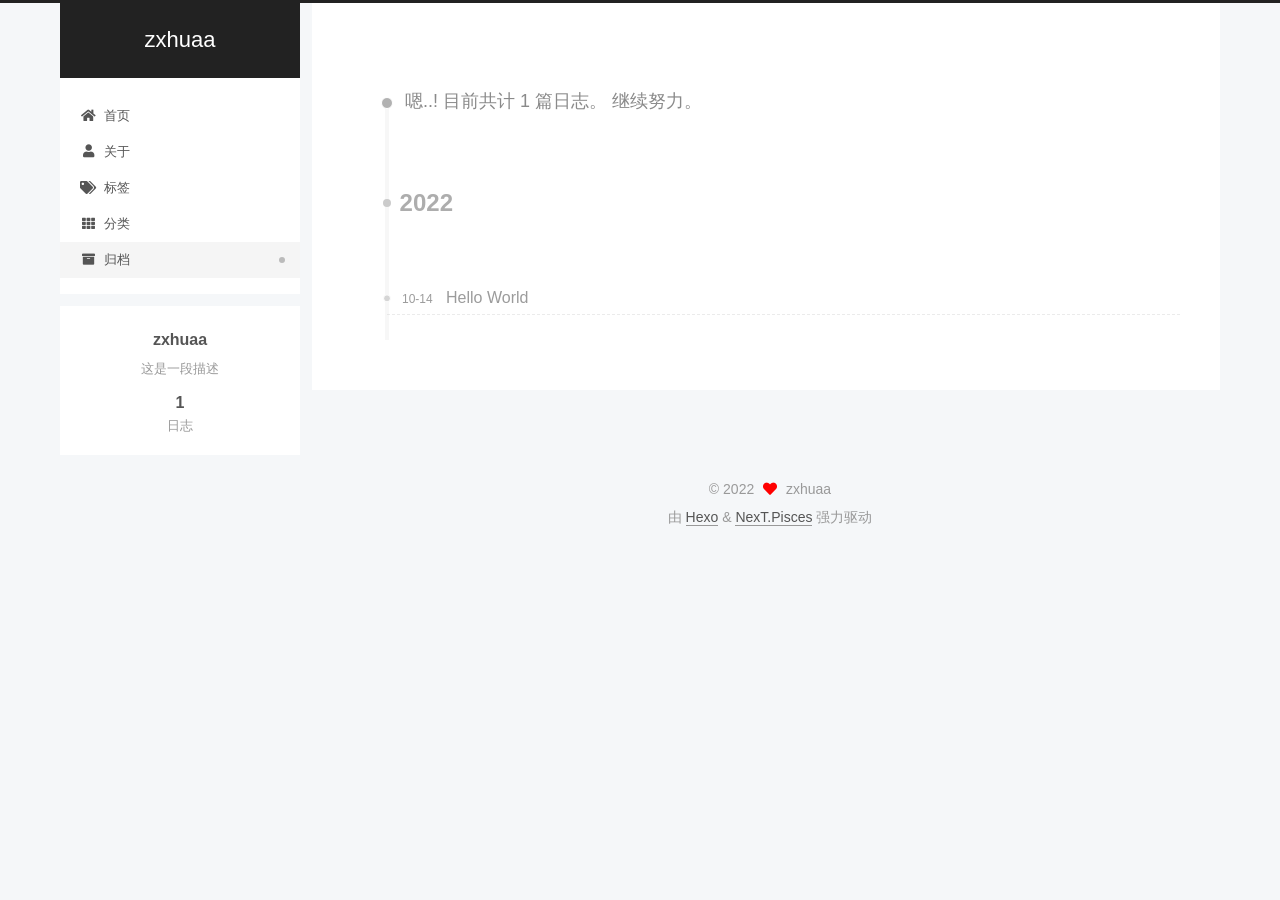
<file: archives/2022/index.html>
<!DOCTYPE html>
<html lang="zh-CN">
<head>
  <meta charset="UTF-8">
<meta name="viewport" content="width=device-width, initial-scale=1, maximum-scale=2">
<meta name="theme-color" content="#222">
<meta name="generator" content="Hexo 5.4.2">
  <link rel="apple-touch-icon" sizes="180x180" href="/images/apple-touch-icon-next.png">
  <link rel="icon" type="image/png" sizes="32x32" href="/images/favicon-32x32-next.png">
  <link rel="icon" type="image/png" sizes="16x16" href="/images/favicon-16x16-next.png">
  <link rel="mask-icon" href="/images/logo.svg" color="#222">

<link rel="stylesheet" href="/css/main.css">


<link rel="stylesheet" href="/lib/font-awesome/css/all.min.css">

<script id="hexo-configurations">
    var NexT = window.NexT || {};
    var CONFIG = {"hostname":"example.com","root":"/","scheme":"Pisces","version":"7.8.0","exturl":false,"sidebar":{"position":"left","display":"post","padding":18,"offset":12,"onmobile":false},"copycode":{"enable":false,"show_result":false,"style":null},"back2top":{"enable":true,"sidebar":false,"scrollpercent":false},"bookmark":{"enable":false,"color":"#222","save":"auto"},"fancybox":false,"mediumzoom":false,"lazyload":false,"pangu":false,"comments":{"style":"tabs","active":null,"storage":true,"lazyload":false,"nav":null},"algolia":{"hits":{"per_page":10},"labels":{"input_placeholder":"Search for Posts","hits_empty":"We didn't find any results for the search: ${query}","hits_stats":"${hits} results found in ${time} ms"}},"localsearch":{"enable":false,"trigger":"auto","top_n_per_article":1,"unescape":false,"preload":false},"motion":{"enable":true,"async":false,"transition":{"post_block":"fadeIn","post_header":"slideDownIn","post_body":"slideDownIn","coll_header":"slideLeftIn","sidebar":"slideUpIn"}}};
  </script>

  <meta name="description" content="这是一段描述">
<meta property="og:type" content="website">
<meta property="og:title" content="zxhuaa">
<meta property="og:url" content="http://example.com/archives/2022/index.html">
<meta property="og:site_name" content="zxhuaa">
<meta property="og:description" content="这是一段描述">
<meta property="og:locale" content="zh_CN">
<meta property="article:author" content="zxhuaa">
<meta name="twitter:card" content="summary">

<link rel="canonical" href="http://example.com/archives/2022/">


<script id="page-configurations">
  // https://hexo.io/docs/variables.html
  CONFIG.page = {
    sidebar: "",
    isHome : false,
    isPost : false,
    lang   : 'zh-CN'
  };
</script>

  <title>归档 | zxhuaa</title>
  






  <noscript>
  <style>
  .use-motion .brand,
  .use-motion .menu-item,
  .sidebar-inner,
  .use-motion .post-block,
  .use-motion .pagination,
  .use-motion .comments,
  .use-motion .post-header,
  .use-motion .post-body,
  .use-motion .collection-header { opacity: initial; }

  .use-motion .site-title,
  .use-motion .site-subtitle {
    opacity: initial;
    top: initial;
  }

  .use-motion .logo-line-before i { left: initial; }
  .use-motion .logo-line-after i { right: initial; }
  </style>
</noscript>

</head>

<body itemscope itemtype="http://schema.org/WebPage">
  <div class="container use-motion">
    <div class="headband"></div>

    <header class="header" itemscope itemtype="http://schema.org/WPHeader">
      <div class="header-inner"><div class="site-brand-container">
  <div class="site-nav-toggle">
    <div class="toggle" aria-label="切换导航栏">
      <span class="toggle-line toggle-line-first"></span>
      <span class="toggle-line toggle-line-middle"></span>
      <span class="toggle-line toggle-line-last"></span>
    </div>
  </div>

  <div class="site-meta">

    <a href="/" class="brand" rel="start">
      <span class="logo-line-before"><i></i></span>
      <h1 class="site-title">zxhuaa</h1>
      <span class="logo-line-after"><i></i></span>
    </a>
  </div>

  <div class="site-nav-right">
    <div class="toggle popup-trigger">
    </div>
  </div>
</div>




<nav class="site-nav">
  <ul id="menu" class="main-menu menu">
        <li class="menu-item menu-item-home">

    <a href="/" rel="section"><i class="fa fa-home fa-fw"></i>首页</a>

  </li>
        <li class="menu-item menu-item-about">

    <a href="/about/" rel="section"><i class="fa fa-user fa-fw"></i>关于</a>

  </li>
        <li class="menu-item menu-item-tags">

    <a href="/tags/" rel="section"><i class="fa fa-tags fa-fw"></i>标签</a>

  </li>
        <li class="menu-item menu-item-categories">

    <a href="/categories/" rel="section"><i class="fa fa-th fa-fw"></i>分类</a>

  </li>
        <li class="menu-item menu-item-archives">

    <a href="/archives/" rel="section"><i class="fa fa-archive fa-fw"></i>归档</a>

  </li>
  </ul>
</nav>




</div>
    </header>

    
  <div class="back-to-top">
    <i class="fa fa-arrow-up"></i>
    <span>0%</span>
  </div>


    <main class="main">
      <div class="main-inner">
        <div class="content-wrap">
          

          <div class="content archive">
            

  
  
  
  <div class="post-block">
    <div class="posts-collapse">
      <div class="collection-title">
        <span class="collection-header">嗯..! 目前共计 1 篇日志。 继续努力。</span>
      </div>

      
    <div class="collection-year">
      <span class="collection-header">2022</span>
    </div>

  <article itemscope itemtype="http://schema.org/Article">
    <header class="post-header">

      <div class="post-meta">
        <time itemprop="dateCreated"
              datetime="2022-10-14T00:33:27+08:00"
              content="2022-10-14">
          10-14
        </time>
      </div>

      <div class="post-title">
          <a class="post-title-link" href="/2022/10/14/hello-world/" itemprop="url">
            <span itemprop="name">Hello World</span>
          </a>
      </div>

    </header>
  </article>


    </div>
  </div>
  
  
  

  



          </div>
          

<script>
  window.addEventListener('tabs:register', () => {
    let { activeClass } = CONFIG.comments;
    if (CONFIG.comments.storage) {
      activeClass = localStorage.getItem('comments_active') || activeClass;
    }
    if (activeClass) {
      let activeTab = document.querySelector(`a[href="#comment-${activeClass}"]`);
      if (activeTab) {
        activeTab.click();
      }
    }
  });
  if (CONFIG.comments.storage) {
    window.addEventListener('tabs:click', event => {
      if (!event.target.matches('.tabs-comment .tab-content .tab-pane')) return;
      let commentClass = event.target.classList[1];
      localStorage.setItem('comments_active', commentClass);
    });
  }
</script>

        </div>
          
  
  <div class="toggle sidebar-toggle">
    <span class="toggle-line toggle-line-first"></span>
    <span class="toggle-line toggle-line-middle"></span>
    <span class="toggle-line toggle-line-last"></span>
  </div>

  <aside class="sidebar">
    <div class="sidebar-inner">

      <ul class="sidebar-nav motion-element">
        <li class="sidebar-nav-toc">
          文章目录
        </li>
        <li class="sidebar-nav-overview">
          站点概览
        </li>
      </ul>

      <!--noindex-->
      <div class="post-toc-wrap sidebar-panel">
      </div>
      <!--/noindex-->

      <div class="site-overview-wrap sidebar-panel">
        <div class="site-author motion-element" itemprop="author" itemscope itemtype="http://schema.org/Person">
  <p class="site-author-name" itemprop="name">zxhuaa</p>
  <div class="site-description" itemprop="description">这是一段描述</div>
</div>
<div class="site-state-wrap motion-element">
  <nav class="site-state">
      <div class="site-state-item site-state-posts">
          <a href="/archives/">
        
          <span class="site-state-item-count">1</span>
          <span class="site-state-item-name">日志</span>
        </a>
      </div>
  </nav>
</div>



      </div>

    </div>
  </aside>
  <div id="sidebar-dimmer"></div>


      </div>
    </main>

    <footer class="footer">
      <div class="footer-inner">
        

        

<div class="copyright">
  
  &copy; 
  <span itemprop="copyrightYear">2022</span>
  <span class="with-love">
    <i class="fa fa-heart"></i>
  </span>
  <span class="author" itemprop="copyrightHolder">zxhuaa</span>
</div>
  <div class="powered-by">由 <a href="https://hexo.io/" class="theme-link" rel="noopener" target="_blank">Hexo</a> & <a href="https://pisces.theme-next.org/" class="theme-link" rel="noopener" target="_blank">NexT.Pisces</a> 强力驱动
  </div>

        








      </div>
    </footer>
  </div>

  
  <script src="/lib/anime.min.js"></script>
  <script src="/lib/velocity/velocity.min.js"></script>
  <script src="/lib/velocity/velocity.ui.min.js"></script>

<script src="/js/utils.js"></script>

<script src="/js/motion.js"></script>


<script src="/js/schemes/pisces.js"></script>


<script src="/js/next-boot.js"></script>




  















  

  

</body>
</html>
</file>
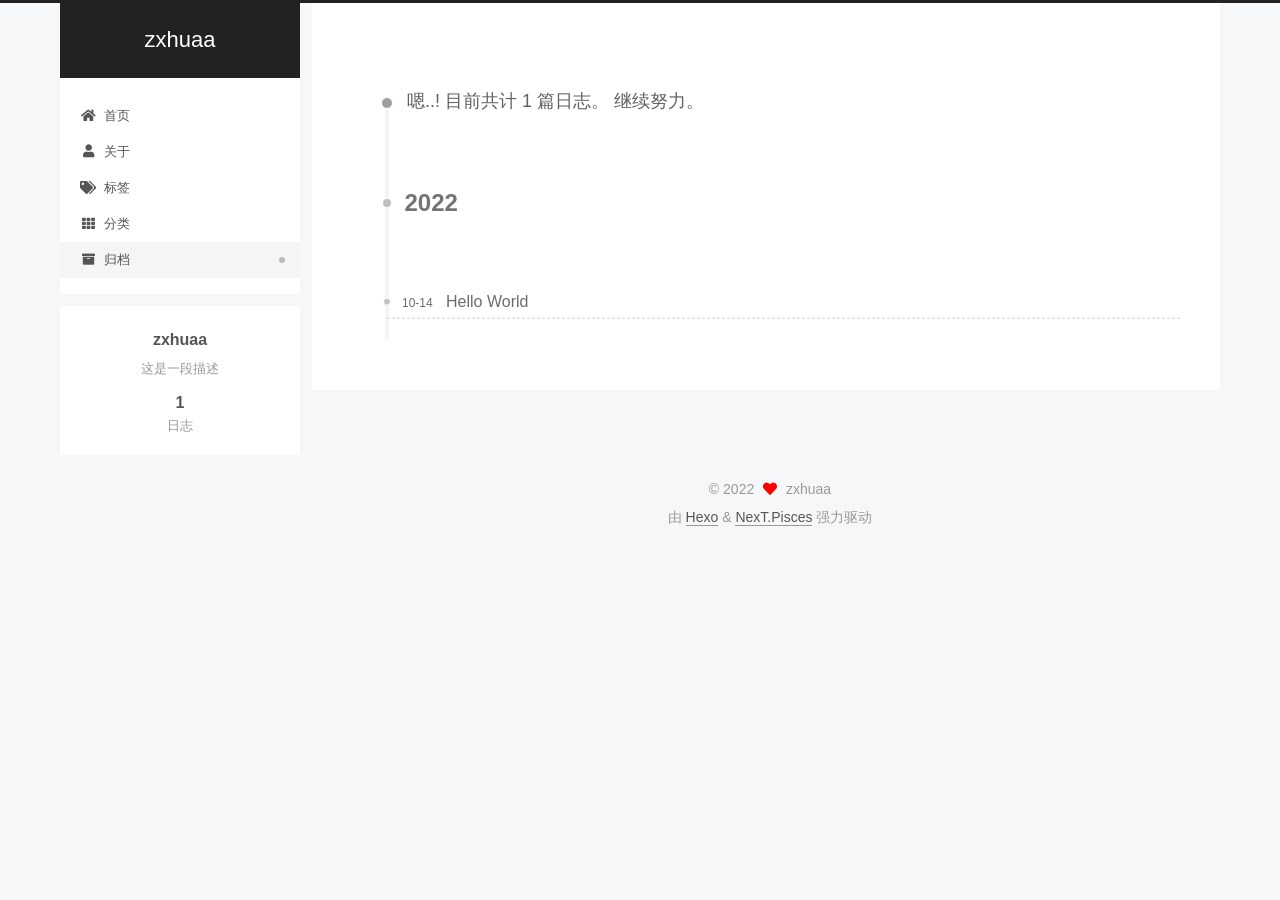
<file: archives/2022/10/index.html>
<!DOCTYPE html>
<html lang="zh-CN">
<head>
  <meta charset="UTF-8">
<meta name="viewport" content="width=device-width, initial-scale=1, maximum-scale=2">
<meta name="theme-color" content="#222">
<meta name="generator" content="Hexo 5.4.2">
  <link rel="apple-touch-icon" sizes="180x180" href="/images/apple-touch-icon-next.png">
  <link rel="icon" type="image/png" sizes="32x32" href="/images/favicon-32x32-next.png">
  <link rel="icon" type="image/png" sizes="16x16" href="/images/favicon-16x16-next.png">
  <link rel="mask-icon" href="/images/logo.svg" color="#222">

<link rel="stylesheet" href="/css/main.css">


<link rel="stylesheet" href="/lib/font-awesome/css/all.min.css">

<script id="hexo-configurations">
    var NexT = window.NexT || {};
    var CONFIG = {"hostname":"example.com","root":"/","scheme":"Pisces","version":"7.8.0","exturl":false,"sidebar":{"position":"left","display":"post","padding":18,"offset":12,"onmobile":false},"copycode":{"enable":false,"show_result":false,"style":null},"back2top":{"enable":true,"sidebar":false,"scrollpercent":false},"bookmark":{"enable":false,"color":"#222","save":"auto"},"fancybox":false,"mediumzoom":false,"lazyload":false,"pangu":false,"comments":{"style":"tabs","active":null,"storage":true,"lazyload":false,"nav":null},"algolia":{"hits":{"per_page":10},"labels":{"input_placeholder":"Search for Posts","hits_empty":"We didn't find any results for the search: ${query}","hits_stats":"${hits} results found in ${time} ms"}},"localsearch":{"enable":false,"trigger":"auto","top_n_per_article":1,"unescape":false,"preload":false},"motion":{"enable":true,"async":false,"transition":{"post_block":"fadeIn","post_header":"slideDownIn","post_body":"slideDownIn","coll_header":"slideLeftIn","sidebar":"slideUpIn"}}};
  </script>

  <meta name="description" content="这是一段描述">
<meta property="og:type" content="website">
<meta property="og:title" content="zxhuaa">
<meta property="og:url" content="http://example.com/archives/2022/10/index.html">
<meta property="og:site_name" content="zxhuaa">
<meta property="og:description" content="这是一段描述">
<meta property="og:locale" content="zh_CN">
<meta property="article:author" content="zxhuaa">
<meta name="twitter:card" content="summary">

<link rel="canonical" href="http://example.com/archives/2022/10/">


<script id="page-configurations">
  // https://hexo.io/docs/variables.html
  CONFIG.page = {
    sidebar: "",
    isHome : false,
    isPost : false,
    lang   : 'zh-CN'
  };
</script>

  <title>归档 | zxhuaa</title>
  






  <noscript>
  <style>
  .use-motion .brand,
  .use-motion .menu-item,
  .sidebar-inner,
  .use-motion .post-block,
  .use-motion .pagination,
  .use-motion .comments,
  .use-motion .post-header,
  .use-motion .post-body,
  .use-motion .collection-header { opacity: initial; }

  .use-motion .site-title,
  .use-motion .site-subtitle {
    opacity: initial;
    top: initial;
  }

  .use-motion .logo-line-before i { left: initial; }
  .use-motion .logo-line-after i { right: initial; }
  </style>
</noscript>

</head>

<body itemscope itemtype="http://schema.org/WebPage">
  <div class="container use-motion">
    <div class="headband"></div>

    <header class="header" itemscope itemtype="http://schema.org/WPHeader">
      <div class="header-inner"><div class="site-brand-container">
  <div class="site-nav-toggle">
    <div class="toggle" aria-label="切换导航栏">
      <span class="toggle-line toggle-line-first"></span>
      <span class="toggle-line toggle-line-middle"></span>
      <span class="toggle-line toggle-line-last"></span>
    </div>
  </div>

  <div class="site-meta">

    <a href="/" class="brand" rel="start">
      <span class="logo-line-before"><i></i></span>
      <h1 class="site-title">zxhuaa</h1>
      <span class="logo-line-after"><i></i></span>
    </a>
  </div>

  <div class="site-nav-right">
    <div class="toggle popup-trigger">
    </div>
  </div>
</div>




<nav class="site-nav">
  <ul id="menu" class="main-menu menu">
        <li class="menu-item menu-item-home">

    <a href="/" rel="section"><i class="fa fa-home fa-fw"></i>首页</a>

  </li>
        <li class="menu-item menu-item-about">

    <a href="/about/" rel="section"><i class="fa fa-user fa-fw"></i>关于</a>

  </li>
        <li class="menu-item menu-item-tags">

    <a href="/tags/" rel="section"><i class="fa fa-tags fa-fw"></i>标签</a>

  </li>
        <li class="menu-item menu-item-categories">

    <a href="/categories/" rel="section"><i class="fa fa-th fa-fw"></i>分类</a>

  </li>
        <li class="menu-item menu-item-archives">

    <a href="/archives/" rel="section"><i class="fa fa-archive fa-fw"></i>归档</a>

  </li>
  </ul>
</nav>




</div>
    </header>

    
  <div class="back-to-top">
    <i class="fa fa-arrow-up"></i>
    <span>0%</span>
  </div>


    <main class="main">
      <div class="main-inner">
        <div class="content-wrap">
          

          <div class="content archive">
            

  
  
  
  <div class="post-block">
    <div class="posts-collapse">
      <div class="collection-title">
        <span class="collection-header">嗯..! 目前共计 1 篇日志。 继续努力。</span>
      </div>

      
    <div class="collection-year">
      <span class="collection-header">2022</span>
    </div>

  <article itemscope itemtype="http://schema.org/Article">
    <header class="post-header">

      <div class="post-meta">
        <time itemprop="dateCreated"
              datetime="2022-10-14T00:33:27+08:00"
              content="2022-10-14">
          10-14
        </time>
      </div>

      <div class="post-title">
          <a class="post-title-link" href="/2022/10/14/hello-world/" itemprop="url">
            <span itemprop="name">Hello World</span>
          </a>
      </div>

    </header>
  </article>


    </div>
  </div>
  
  
  

  



          </div>
          

<script>
  window.addEventListener('tabs:register', () => {
    let { activeClass } = CONFIG.comments;
    if (CONFIG.comments.storage) {
      activeClass = localStorage.getItem('comments_active') || activeClass;
    }
    if (activeClass) {
      let activeTab = document.querySelector(`a[href="#comment-${activeClass}"]`);
      if (activeTab) {
        activeTab.click();
      }
    }
  });
  if (CONFIG.comments.storage) {
    window.addEventListener('tabs:click', event => {
      if (!event.target.matches('.tabs-comment .tab-content .tab-pane')) return;
      let commentClass = event.target.classList[1];
      localStorage.setItem('comments_active', commentClass);
    });
  }
</script>

        </div>
          
  
  <div class="toggle sidebar-toggle">
    <span class="toggle-line toggle-line-first"></span>
    <span class="toggle-line toggle-line-middle"></span>
    <span class="toggle-line toggle-line-last"></span>
  </div>

  <aside class="sidebar">
    <div class="sidebar-inner">

      <ul class="sidebar-nav motion-element">
        <li class="sidebar-nav-toc">
          文章目录
        </li>
        <li class="sidebar-nav-overview">
          站点概览
        </li>
      </ul>

      <!--noindex-->
      <div class="post-toc-wrap sidebar-panel">
      </div>
      <!--/noindex-->

      <div class="site-overview-wrap sidebar-panel">
        <div class="site-author motion-element" itemprop="author" itemscope itemtype="http://schema.org/Person">
  <p class="site-author-name" itemprop="name">zxhuaa</p>
  <div class="site-description" itemprop="description">这是一段描述</div>
</div>
<div class="site-state-wrap motion-element">
  <nav class="site-state">
      <div class="site-state-item site-state-posts">
          <a href="/archives/">
        
          <span class="site-state-item-count">1</span>
          <span class="site-state-item-name">日志</span>
        </a>
      </div>
  </nav>
</div>



      </div>

    </div>
  </aside>
  <div id="sidebar-dimmer"></div>


      </div>
    </main>

    <footer class="footer">
      <div class="footer-inner">
        

        

<div class="copyright">
  
  &copy; 
  <span itemprop="copyrightYear">2022</span>
  <span class="with-love">
    <i class="fa fa-heart"></i>
  </span>
  <span class="author" itemprop="copyrightHolder">zxhuaa</span>
</div>
  <div class="powered-by">由 <a href="https://hexo.io/" class="theme-link" rel="noopener" target="_blank">Hexo</a> & <a href="https://pisces.theme-next.org/" class="theme-link" rel="noopener" target="_blank">NexT.Pisces</a> 强力驱动
  </div>

        








      </div>
    </footer>
  </div>

  
  <script src="/lib/anime.min.js"></script>
  <script src="/lib/velocity/velocity.min.js"></script>
  <script src="/lib/velocity/velocity.ui.min.js"></script>

<script src="/js/utils.js"></script>

<script src="/js/motion.js"></script>


<script src="/js/schemes/pisces.js"></script>


<script src="/js/next-boot.js"></script>




  















  

  

</body>
</html>
</file>
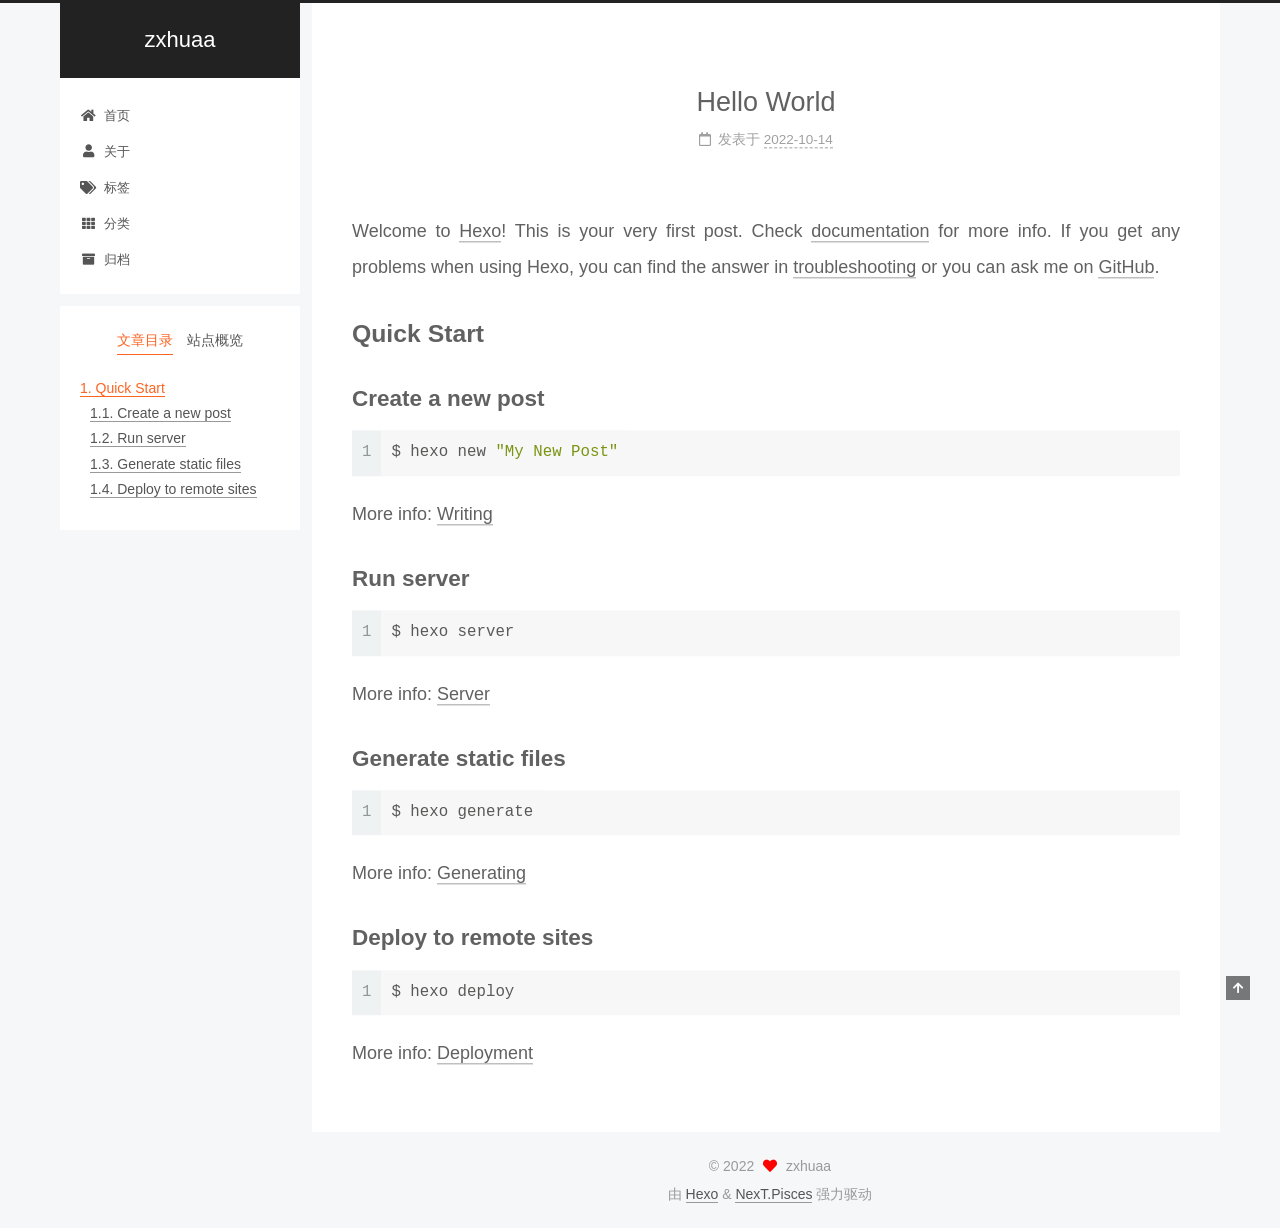
<file: 2022/10/14/hello-world/index.html>
<!DOCTYPE html>
<html lang="zh-CN">
<head>
  <meta charset="UTF-8">
<meta name="viewport" content="width=device-width, initial-scale=1, maximum-scale=2">
<meta name="theme-color" content="#222">
<meta name="generator" content="Hexo 5.4.2">
  <link rel="apple-touch-icon" sizes="180x180" href="/images/apple-touch-icon-next.png">
  <link rel="icon" type="image/png" sizes="32x32" href="/images/favicon-32x32-next.png">
  <link rel="icon" type="image/png" sizes="16x16" href="/images/favicon-16x16-next.png">
  <link rel="mask-icon" href="/images/logo.svg" color="#222">

<link rel="stylesheet" href="/css/main.css">


<link rel="stylesheet" href="/lib/font-awesome/css/all.min.css">

<script id="hexo-configurations">
    var NexT = window.NexT || {};
    var CONFIG = {"hostname":"example.com","root":"/","scheme":"Pisces","version":"7.8.0","exturl":false,"sidebar":{"position":"left","display":"post","padding":18,"offset":12,"onmobile":false},"copycode":{"enable":false,"show_result":false,"style":null},"back2top":{"enable":true,"sidebar":false,"scrollpercent":false},"bookmark":{"enable":false,"color":"#222","save":"auto"},"fancybox":false,"mediumzoom":false,"lazyload":false,"pangu":false,"comments":{"style":"tabs","active":null,"storage":true,"lazyload":false,"nav":null},"algolia":{"hits":{"per_page":10},"labels":{"input_placeholder":"Search for Posts","hits_empty":"We didn't find any results for the search: ${query}","hits_stats":"${hits} results found in ${time} ms"}},"localsearch":{"enable":false,"trigger":"auto","top_n_per_article":1,"unescape":false,"preload":false},"motion":{"enable":true,"async":false,"transition":{"post_block":"fadeIn","post_header":"slideDownIn","post_body":"slideDownIn","coll_header":"slideLeftIn","sidebar":"slideUpIn"}}};
  </script>

  <meta name="description" content="Welcome to Hexo! This is your very first post. Check documentation for more info. If you get any problems when using Hexo, you can find the answer in troubleshooting or you can ask me on GitHub. Quick">
<meta property="og:type" content="article">
<meta property="og:title" content="Hello World">
<meta property="og:url" content="http://example.com/2022/10/14/hello-world/index.html">
<meta property="og:site_name" content="zxhuaa">
<meta property="og:description" content="Welcome to Hexo! This is your very first post. Check documentation for more info. If you get any problems when using Hexo, you can find the answer in troubleshooting or you can ask me on GitHub. Quick">
<meta property="og:locale" content="zh_CN">
<meta property="article:published_time" content="2022-10-13T16:33:27.404Z">
<meta property="article:modified_time" content="2022-10-13T16:31:56.424Z">
<meta property="article:author" content="zxhuaa">
<meta name="twitter:card" content="summary">

<link rel="canonical" href="http://example.com/2022/10/14/hello-world/">


<script id="page-configurations">
  // https://hexo.io/docs/variables.html
  CONFIG.page = {
    sidebar: "",
    isHome : false,
    isPost : true,
    lang   : 'zh-CN'
  };
</script>

  <title>Hello World | zxhuaa</title>
  






  <noscript>
  <style>
  .use-motion .brand,
  .use-motion .menu-item,
  .sidebar-inner,
  .use-motion .post-block,
  .use-motion .pagination,
  .use-motion .comments,
  .use-motion .post-header,
  .use-motion .post-body,
  .use-motion .collection-header { opacity: initial; }

  .use-motion .site-title,
  .use-motion .site-subtitle {
    opacity: initial;
    top: initial;
  }

  .use-motion .logo-line-before i { left: initial; }
  .use-motion .logo-line-after i { right: initial; }
  </style>
</noscript>

</head>

<body itemscope itemtype="http://schema.org/WebPage">
  <div class="container use-motion">
    <div class="headband"></div>

    <header class="header" itemscope itemtype="http://schema.org/WPHeader">
      <div class="header-inner"><div class="site-brand-container">
  <div class="site-nav-toggle">
    <div class="toggle" aria-label="切换导航栏">
      <span class="toggle-line toggle-line-first"></span>
      <span class="toggle-line toggle-line-middle"></span>
      <span class="toggle-line toggle-line-last"></span>
    </div>
  </div>

  <div class="site-meta">

    <a href="/" class="brand" rel="start">
      <span class="logo-line-before"><i></i></span>
      <h1 class="site-title">zxhuaa</h1>
      <span class="logo-line-after"><i></i></span>
    </a>
  </div>

  <div class="site-nav-right">
    <div class="toggle popup-trigger">
    </div>
  </div>
</div>




<nav class="site-nav">
  <ul id="menu" class="main-menu menu">
        <li class="menu-item menu-item-home">

    <a href="/" rel="section"><i class="fa fa-home fa-fw"></i>首页</a>

  </li>
        <li class="menu-item menu-item-about">

    <a href="/about/" rel="section"><i class="fa fa-user fa-fw"></i>关于</a>

  </li>
        <li class="menu-item menu-item-tags">

    <a href="/tags/" rel="section"><i class="fa fa-tags fa-fw"></i>标签</a>

  </li>
        <li class="menu-item menu-item-categories">

    <a href="/categories/" rel="section"><i class="fa fa-th fa-fw"></i>分类</a>

  </li>
        <li class="menu-item menu-item-archives">

    <a href="/archives/" rel="section"><i class="fa fa-archive fa-fw"></i>归档</a>

  </li>
  </ul>
</nav>




</div>
    </header>

    
  <div class="back-to-top">
    <i class="fa fa-arrow-up"></i>
    <span>0%</span>
  </div>


    <main class="main">
      <div class="main-inner">
        <div class="content-wrap">
          

          <div class="content post posts-expand">
            

    
  
  
  <article itemscope itemtype="http://schema.org/Article" class="post-block" lang="zh-CN">
    <link itemprop="mainEntityOfPage" href="http://example.com/2022/10/14/hello-world/">

    <span hidden itemprop="author" itemscope itemtype="http://schema.org/Person">
      <meta itemprop="image" content="/images/avatar.gif">
      <meta itemprop="name" content="zxhuaa">
      <meta itemprop="description" content="这是一段描述">
    </span>

    <span hidden itemprop="publisher" itemscope itemtype="http://schema.org/Organization">
      <meta itemprop="name" content="zxhuaa">
    </span>
      <header class="post-header">
        <h1 class="post-title" itemprop="name headline">
          Hello World
        </h1>

        <div class="post-meta">
            <span class="post-meta-item">
              <span class="post-meta-item-icon">
                <i class="far fa-calendar"></i>
              </span>
              <span class="post-meta-item-text">发表于</span>
              

              <time title="创建时间：2022-10-14 00:33:27 / 修改时间：00:31:56" itemprop="dateCreated datePublished" datetime="2022-10-14T00:33:27+08:00">2022-10-14</time>
            </span>

          

        </div>
      </header>

    
    
    
    <div class="post-body" itemprop="articleBody">

      
        <p>Welcome to <a target="_blank" rel="noopener" href="https://hexo.io/">Hexo</a>! This is your very first post. Check <a target="_blank" rel="noopener" href="https://hexo.io/docs/">documentation</a> for more info. If you get any problems when using Hexo, you can find the answer in <a target="_blank" rel="noopener" href="https://hexo.io/docs/troubleshooting.html">troubleshooting</a> or you can ask me on <a target="_blank" rel="noopener" href="https://github.com/hexojs/hexo/issues">GitHub</a>.</p>
<h2 id="Quick-Start"><a href="#Quick-Start" class="headerlink" title="Quick Start"></a>Quick Start</h2><h3 id="Create-a-new-post"><a href="#Create-a-new-post" class="headerlink" title="Create a new post"></a>Create a new post</h3><figure class="highlight bash"><table><tr><td class="gutter"><pre><span class="line">1</span><br></pre></td><td class="code"><pre><span class="line">$ hexo new <span class="string">&quot;My New Post&quot;</span></span><br></pre></td></tr></table></figure>

<p>More info: <a target="_blank" rel="noopener" href="https://hexo.io/docs/writing.html">Writing</a></p>
<h3 id="Run-server"><a href="#Run-server" class="headerlink" title="Run server"></a>Run server</h3><figure class="highlight bash"><table><tr><td class="gutter"><pre><span class="line">1</span><br></pre></td><td class="code"><pre><span class="line">$ hexo server</span><br></pre></td></tr></table></figure>

<p>More info: <a target="_blank" rel="noopener" href="https://hexo.io/docs/server.html">Server</a></p>
<h3 id="Generate-static-files"><a href="#Generate-static-files" class="headerlink" title="Generate static files"></a>Generate static files</h3><figure class="highlight bash"><table><tr><td class="gutter"><pre><span class="line">1</span><br></pre></td><td class="code"><pre><span class="line">$ hexo generate</span><br></pre></td></tr></table></figure>

<p>More info: <a target="_blank" rel="noopener" href="https://hexo.io/docs/generating.html">Generating</a></p>
<h3 id="Deploy-to-remote-sites"><a href="#Deploy-to-remote-sites" class="headerlink" title="Deploy to remote sites"></a>Deploy to remote sites</h3><figure class="highlight bash"><table><tr><td class="gutter"><pre><span class="line">1</span><br></pre></td><td class="code"><pre><span class="line">$ hexo deploy</span><br></pre></td></tr></table></figure>

<p>More info: <a target="_blank" rel="noopener" href="https://hexo.io/docs/one-command-deployment.html">Deployment</a></p>

    </div>

    
    
    

      <footer class="post-footer">

        


        
      </footer>
    
  </article>
  
  
  



          </div>
          

<script>
  window.addEventListener('tabs:register', () => {
    let { activeClass } = CONFIG.comments;
    if (CONFIG.comments.storage) {
      activeClass = localStorage.getItem('comments_active') || activeClass;
    }
    if (activeClass) {
      let activeTab = document.querySelector(`a[href="#comment-${activeClass}"]`);
      if (activeTab) {
        activeTab.click();
      }
    }
  });
  if (CONFIG.comments.storage) {
    window.addEventListener('tabs:click', event => {
      if (!event.target.matches('.tabs-comment .tab-content .tab-pane')) return;
      let commentClass = event.target.classList[1];
      localStorage.setItem('comments_active', commentClass);
    });
  }
</script>

        </div>
          
  
  <div class="toggle sidebar-toggle">
    <span class="toggle-line toggle-line-first"></span>
    <span class="toggle-line toggle-line-middle"></span>
    <span class="toggle-line toggle-line-last"></span>
  </div>

  <aside class="sidebar">
    <div class="sidebar-inner">

      <ul class="sidebar-nav motion-element">
        <li class="sidebar-nav-toc">
          文章目录
        </li>
        <li class="sidebar-nav-overview">
          站点概览
        </li>
      </ul>

      <!--noindex-->
      <div class="post-toc-wrap sidebar-panel">
          <div class="post-toc motion-element"><ol class="nav"><li class="nav-item nav-level-2"><a class="nav-link" href="#Quick-Start"><span class="nav-number">1.</span> <span class="nav-text">Quick Start</span></a><ol class="nav-child"><li class="nav-item nav-level-3"><a class="nav-link" href="#Create-a-new-post"><span class="nav-number">1.1.</span> <span class="nav-text">Create a new post</span></a></li><li class="nav-item nav-level-3"><a class="nav-link" href="#Run-server"><span class="nav-number">1.2.</span> <span class="nav-text">Run server</span></a></li><li class="nav-item nav-level-3"><a class="nav-link" href="#Generate-static-files"><span class="nav-number">1.3.</span> <span class="nav-text">Generate static files</span></a></li><li class="nav-item nav-level-3"><a class="nav-link" href="#Deploy-to-remote-sites"><span class="nav-number">1.4.</span> <span class="nav-text">Deploy to remote sites</span></a></li></ol></li></ol></div>
      </div>
      <!--/noindex-->

      <div class="site-overview-wrap sidebar-panel">
        <div class="site-author motion-element" itemprop="author" itemscope itemtype="http://schema.org/Person">
  <p class="site-author-name" itemprop="name">zxhuaa</p>
  <div class="site-description" itemprop="description">这是一段描述</div>
</div>
<div class="site-state-wrap motion-element">
  <nav class="site-state">
      <div class="site-state-item site-state-posts">
          <a href="/archives/">
        
          <span class="site-state-item-count">1</span>
          <span class="site-state-item-name">日志</span>
        </a>
      </div>
  </nav>
</div>



      </div>

    </div>
  </aside>
  <div id="sidebar-dimmer"></div>


      </div>
    </main>

    <footer class="footer">
      <div class="footer-inner">
        

        

<div class="copyright">
  
  &copy; 
  <span itemprop="copyrightYear">2022</span>
  <span class="with-love">
    <i class="fa fa-heart"></i>
  </span>
  <span class="author" itemprop="copyrightHolder">zxhuaa</span>
</div>
  <div class="powered-by">由 <a href="https://hexo.io/" class="theme-link" rel="noopener" target="_blank">Hexo</a> & <a href="https://pisces.theme-next.org/" class="theme-link" rel="noopener" target="_blank">NexT.Pisces</a> 强力驱动
  </div>

        








      </div>
    </footer>
  </div>

  
  <script src="/lib/anime.min.js"></script>
  <script src="/lib/velocity/velocity.min.js"></script>
  <script src="/lib/velocity/velocity.ui.min.js"></script>

<script src="/js/utils.js"></script>

<script src="/js/motion.js"></script>


<script src="/js/schemes/pisces.js"></script>


<script src="/js/next-boot.js"></script>




  















  

  

</body>
</html>
</file>
<file: css/main.css>
:root {
  --body-bg-color: #f5f7f9;
  --content-bg-color: #fff;
  --card-bg-color: #f5f5f5;
  --text-color: #555;
  --blockquote-color: #666;
  --link-color: #555;
  --link-hover-color: #222;
  --brand-color: #fff;
  --brand-hover-color: #fff;
  --table-row-odd-bg-color: #f9f9f9;
  --table-row-hover-bg-color: #f5f5f5;
  --menu-item-bg-color: #f5f5f5;
  --btn-default-bg: #fff;
  --btn-default-color: #555;
  --btn-default-border-color: #555;
  --btn-default-hover-bg: #222;
  --btn-default-hover-color: #fff;
  --btn-default-hover-border-color: #222;
}
html {
  line-height: 1.15; /* 1 */
  -webkit-text-size-adjust: 100%; /* 2 */
}
body {
  margin: 0;
}
main {
  display: block;
}
h1 {
  font-size: 2em;
  margin: 0.67em 0;
}
hr {
  box-sizing: content-box; /* 1 */
  height: 0; /* 1 */
  overflow: visible; /* 2 */
}
pre {
  font-family: monospace, monospace; /* 1 */
  font-size: 1em; /* 2 */
}
a {
  background: transparent;
}
abbr[title] {
  border-bottom: none; /* 1 */
  text-decoration: underline; /* 2 */
  text-decoration: underline dotted; /* 2 */
}
b,
strong {
  font-weight: bolder;
}
code,
kbd,
samp {
  font-family: monospace, monospace; /* 1 */
  font-size: 1em; /* 2 */
}
small {
  font-size: 80%;
}
sub,
sup {
  font-size: 75%;
  line-height: 0;
  position: relative;
  vertical-align: baseline;
}
sub {
  bottom: -0.25em;
}
sup {
  top: -0.5em;
}
img {
  border-style: none;
}
button,
input,
optgroup,
select,
textarea {
  font-family: inherit; /* 1 */
  font-size: 100%; /* 1 */
  line-height: 1.15; /* 1 */
  margin: 0; /* 2 */
}
button,
input {
/* 1 */
  overflow: visible;
}
button,
select {
/* 1 */
  text-transform: none;
}
button,
[type='button'],
[type='reset'],
[type='submit'] {
  -webkit-appearance: button;
}
button::-moz-focus-inner,
[type='button']::-moz-focus-inner,
[type='reset']::-moz-focus-inner,
[type='submit']::-moz-focus-inner {
  border-style: none;
  padding: 0;
}
button:-moz-focusring,
[type='button']:-moz-focusring,
[type='reset']:-moz-focusring,
[type='submit']:-moz-focusring {
  outline: 1px dotted ButtonText;
}
fieldset {
  padding: 0.35em 0.75em 0.625em;
}
legend {
  box-sizing: border-box; /* 1 */
  color: inherit; /* 2 */
  display: table; /* 1 */
  max-width: 100%; /* 1 */
  padding: 0; /* 3 */
  white-space: normal; /* 1 */
}
progress {
  vertical-align: baseline;
}
textarea {
  overflow: auto;
}
[type='checkbox'],
[type='radio'] {
  box-sizing: border-box; /* 1 */
  padding: 0; /* 2 */
}
[type='number']::-webkit-inner-spin-button,
[type='number']::-webkit-outer-spin-button {
  height: auto;
}
[type='search'] {
  outline-offset: -2px; /* 2 */
  -webkit-appearance: textfield; /* 1 */
}
[type='search']::-webkit-search-decoration {
  -webkit-appearance: none;
}
::-webkit-file-upload-button {
  font: inherit; /* 2 */
  -webkit-appearance: button; /* 1 */
}
details {
  display: block;
}
summary {
  display: list-item;
}
template {
  display: none;
}
[hidden] {
  display: none;
}
::selection {
  background: #262a30;
  color: #eee;
}
html,
body {
  height: 100%;
}
body {
  background: var(--body-bg-color);
  color: var(--text-color);
  font-family: 'Lato', "PingFang SC", "Microsoft YaHei", sans-serif;
  font-size: 1em;
  line-height: 2;
}
@media (max-width: 991px) {
  body {
    padding-left: 0 !important;
    padding-right: 0 !important;
  }
}
h1,
h2,
h3,
h4,
h5,
h6 {
  font-family: 'Lato', "PingFang SC", "Microsoft YaHei", sans-serif;
  font-weight: bold;
  line-height: 1.5;
  margin: 20px 0 15px;
}
h1 {
  font-size: 1.5em;
}
h2 {
  font-size: 1.375em;
}
h3 {
  font-size: 1.25em;
}
h4 {
  font-size: 1.125em;
}
h5 {
  font-size: 1em;
}
h6 {
  font-size: 0.875em;
}
p {
  margin: 0 0 20px 0;
}
a,
span.exturl {
  border-bottom: 1px solid #999;
  color: var(--link-color);
  outline: 0;
  text-decoration: none;
  overflow-wrap: break-word;
  word-wrap: break-word;
  cursor: pointer;
}
a:hover,
span.exturl:hover {
  border-bottom-color: var(--link-hover-color);
  color: var(--link-hover-color);
}
iframe,
img,
video {
  display: block;
  margin-left: auto;
  margin-right: auto;
  max-width: 100%;
}
hr {
  background-image: repeating-linear-gradient(-45deg, #ddd, #ddd 4px, transparent 4px, transparent 8px);
  border: 0;
  height: 3px;
  margin: 40px 0;
}
blockquote {
  border-left: 4px solid #ddd;
  color: var(--blockquote-color);
  margin: 0;
  padding: 0 15px;
}
blockquote cite::before {
  content: '-';
  padding: 0 5px;
}
dt {
  font-weight: bold;
}
dd {
  margin: 0;
  padding: 0;
}
kbd {
  background-color: #f5f5f5;
  background-image: linear-gradient(#eee, #fff, #eee);
  border: 1px solid #ccc;
  border-radius: 0.2em;
  box-shadow: 0.1em 0.1em 0.2em rgba(0,0,0,0.1);
  color: #555;
  font-family: inherit;
  padding: 0.1em 0.3em;
  white-space: nowrap;
}
.table-container {
  overflow: auto;
}
table {
  border-collapse: collapse;
  border-spacing: 0;
  font-size: 0.875em;
  margin: 0 0 20px 0;
  width: 100%;
}
tbody tr:nth-of-type(odd) {
  background: var(--table-row-odd-bg-color);
}
tbody tr:hover {
  background: var(--table-row-hover-bg-color);
}
caption,
th,
td {
  font-weight: normal;
  padding: 8px;
  vertical-align: middle;
}
th,
td {
  border: 1px solid #ddd;
  border-bottom: 3px solid #ddd;
}
th {
  font-weight: 700;
  padding-bottom: 10px;
}
td {
  border-bottom-width: 1px;
}
.btn {
  background: var(--btn-default-bg);
  border: 2px solid var(--btn-default-border-color);
  border-radius: 2px;
  color: var(--btn-default-color);
  display: inline-block;
  font-size: 0.875em;
  line-height: 2;
  padding: 0 20px;
  text-decoration: none;
  transition-property: background-color;
  transition-delay: 0s;
  transition-duration: 0.2s;
  transition-timing-function: ease-in-out;
}
.btn:hover {
  background: var(--btn-default-hover-bg);
  border-color: var(--btn-default-hover-border-color);
  color: var(--btn-default-hover-color);
}
.btn + .btn {
  margin: 0 0 8px 8px;
}
.btn .fa-fw {
  text-align: left;
  width: 1.285714285714286em;
}
.toggle {
  line-height: 0;
}
.toggle .toggle-line {
  background: #fff;
  display: inline-block;
  height: 2px;
  left: 0;
  position: relative;
  top: 0;
  transition: all 0.4s;
  vertical-align: top;
  width: 100%;
}
.toggle .toggle-line:not(:first-child) {
  margin-top: 3px;
}
.toggle.toggle-arrow .toggle-line-first {
  left: 50%;
  top: 2px;
  transform: rotate(45deg);
  width: 50%;
}
.toggle.toggle-arrow .toggle-line-middle {
  left: 2px;
  width: 90%;
}
.toggle.toggle-arrow .toggle-line-last {
  left: 50%;
  top: -2px;
  transform: rotate(-45deg);
  width: 50%;
}
.toggle.toggle-close .toggle-line-first {
  transform: rotate(-45deg);
  top: 5px;
}
.toggle.toggle-close .toggle-line-middle {
  opacity: 0;
}
.toggle.toggle-close .toggle-line-last {
  transform: rotate(45deg);
  top: -5px;
}
.highlight,
pre {
  background: #f7f7f7;
  color: #4d4d4c;
  line-height: 1.6;
  margin: 0 auto 20px;
}
pre,
code {
  font-family: consolas, Menlo, monospace, "PingFang SC", "Microsoft YaHei";
}
code {
  background: #eee;
  border-radius: 3px;
  color: #555;
  padding: 2px 4px;
  overflow-wrap: break-word;
  word-wrap: break-word;
}
.highlight *::selection {
  background: #d6d6d6;
}
.highlight pre {
  border: 0;
  margin: 0;
  padding: 10px 0;
}
.highlight table {
  border: 0;
  margin: 0;
  width: auto;
}
.highlight td {
  border: 0;
  padding: 0;
}
.highlight figcaption {
  background: #eff2f3;
  color: #4d4d4c;
  display: flex;
  font-size: 0.875em;
  justify-content: space-between;
  line-height: 1.2;
  padding: 0.5em;
}
.highlight figcaption a {
  color: #4d4d4c;
}
.highlight figcaption a:hover {
  border-bottom-color: #4d4d4c;
}
.highlight .gutter {
  -moz-user-select: none;
  -ms-user-select: none;
  -webkit-user-select: none;
  user-select: none;
}
.highlight .gutter pre {
  background: #eff2f3;
  color: #869194;
  padding-left: 10px;
  padding-right: 10px;
  text-align: right;
}
.highlight .code pre {
  background: #f7f7f7;
  padding-left: 10px;
  width: 100%;
}
.gist table {
  width: auto;
}
.gist table td {
  border: 0;
}
pre {
  overflow: auto;
  padding: 10px;
}
pre code {
  background: none;
  color: #4d4d4c;
  font-size: 0.875em;
  padding: 0;
  text-shadow: none;
}
pre .deletion {
  background: #fdd;
}
pre .addition {
  background: #dfd;
}
pre .meta {
  color: #eab700;
  -moz-user-select: none;
  -ms-user-select: none;
  -webkit-user-select: none;
  user-select: none;
}
pre .comment {
  color: #8e908c;
}
pre .variable,
pre .attribute,
pre .tag,
pre .name,
pre .regexp,
pre .ruby .constant,
pre .xml .tag .title,
pre .xml .pi,
pre .xml .doctype,
pre .html .doctype,
pre .css .id,
pre .css .class,
pre .css .pseudo {
  color: #c82829;
}
pre .number,
pre .preprocessor,
pre .built_in,
pre .builtin-name,
pre .literal,
pre .params,
pre .constant,
pre .command {
  color: #f5871f;
}
pre .ruby .class .title,
pre .css .rules .attribute,
pre .string,
pre .symbol,
pre .value,
pre .inheritance,
pre .header,
pre .ruby .symbol,
pre .xml .cdata,
pre .special,
pre .formula {
  color: #718c00;
}
pre .title,
pre .css .hexcolor {
  color: #3e999f;
}
pre .function,
pre .python .decorator,
pre .python .title,
pre .ruby .function .title,
pre .ruby .title .keyword,
pre .perl .sub,
pre .javascript .title,
pre .coffeescript .title {
  color: #4271ae;
}
pre .keyword,
pre .javascript .function {
  color: #8959a8;
}
.blockquote-center {
  border-left: none;
  margin: 40px 0;
  padding: 0;
  position: relative;
  text-align: center;
}
.blockquote-center .fa {
  display: block;
  opacity: 0.6;
  position: absolute;
  width: 100%;
}
.blockquote-center .fa-quote-left {
  border-top: 1px solid #ccc;
  text-align: left;
  top: -20px;
}
.blockquote-center .fa-quote-right {
  border-bottom: 1px solid #ccc;
  text-align: right;
  bottom: -20px;
}
.blockquote-center p,
.blockquote-center div {
  text-align: center;
}
.post-body .group-picture img {
  margin: 0 auto;
  padding: 0 3px;
}
.group-picture-row {
  margin-bottom: 6px;
  overflow: hidden;
}
.group-picture-column {
  float: left;
  margin-bottom: 10px;
}
.post-body .label {
  color: #555;
  display: inline;
  padding: 0 2px;
}
.post-body .label.default {
  background: #f0f0f0;
}
.post-body .label.primary {
  background: #efe6f7;
}
.post-body .label.info {
  background: #e5f2f8;
}
.post-body .label.success {
  background: #e7f4e9;
}
.post-body .label.warning {
  background: #fcf6e1;
}
.post-body .label.danger {
  background: #fae8eb;
}
.post-body .tabs {
  margin-bottom: 20px;
}
.post-body .tabs,
.tabs-comment {
  display: block;
  padding-top: 10px;
  position: relative;
}
.post-body .tabs ul.nav-tabs,
.tabs-comment ul.nav-tabs {
  display: flex;
  flex-wrap: wrap;
  margin: 0;
  margin-bottom: -1px;
  padding: 0;
}
@media (max-width: 413px) {
  .post-body .tabs ul.nav-tabs,
  .tabs-comment ul.nav-tabs {
    display: block;
    margin-bottom: 5px;
  }
}
.post-body .tabs ul.nav-tabs li.tab,
.tabs-comment ul.nav-tabs li.tab {
  border-bottom: 1px solid #ddd;
  border-left: 1px solid transparent;
  border-right: 1px solid transparent;
  border-top: 3px solid transparent;
  flex-grow: 1;
  list-style-type: none;
  border-radius: 0 0 0 0;
}
@media (max-width: 413px) {
  .post-body .tabs ul.nav-tabs li.tab,
  .tabs-comment ul.nav-tabs li.tab {
    border-bottom: 1px solid transparent;
    border-left: 3px solid transparent;
    border-right: 1px solid transparent;
    border-top: 1px solid transparent;
  }
}
@media (max-width: 413px) {
  .post-body .tabs ul.nav-tabs li.tab,
  .tabs-comment ul.nav-tabs li.tab {
    border-radius: 0;
  }
}
.post-body .tabs ul.nav-tabs li.tab a,
.tabs-comment ul.nav-tabs li.tab a {
  border-bottom: initial;
  display: block;
  line-height: 1.8;
  outline: 0;
  padding: 0.25em 0.75em;
  text-align: center;
  transition-delay: 0s;
  transition-duration: 0.2s;
  transition-timing-function: ease-out;
}
.post-body .tabs ul.nav-tabs li.tab a i,
.tabs-comment ul.nav-tabs li.tab a i {
  width: 1.285714285714286em;
}
.post-body .tabs ul.nav-tabs li.tab.active,
.tabs-comment ul.nav-tabs li.tab.active {
  border-bottom: 1px solid transparent;
  border-left: 1px solid #ddd;
  border-right: 1px solid #ddd;
  border-top: 3px solid #fc6423;
}
@media (max-width: 413px) {
  .post-body .tabs ul.nav-tabs li.tab.active,
  .tabs-comment ul.nav-tabs li.tab.active {
    border-bottom: 1px solid #ddd;
    border-left: 3px solid #fc6423;
    border-right: 1px solid #ddd;
    border-top: 1px solid #ddd;
  }
}
.post-body .tabs ul.nav-tabs li.tab.active a,
.tabs-comment ul.nav-tabs li.tab.active a {
  color: var(--link-color);
  cursor: default;
}
.post-body .tabs .tab-content .tab-pane,
.tabs-comment .tab-content .tab-pane {
  border: 1px solid #ddd;
  border-top: 0;
  padding: 20px 20px 0 20px;
  border-radius: 0;
}
.post-body .tabs .tab-content .tab-pane:not(.active),
.tabs-comment .tab-content .tab-pane:not(.active) {
  display: none;
}
.post-body .tabs .tab-content .tab-pane.active,
.tabs-comment .tab-content .tab-pane.active {
  display: block;
}
.post-body .tabs .tab-content .tab-pane.active:nth-of-type(1),
.tabs-comment .tab-content .tab-pane.active:nth-of-type(1) {
  border-radius: 0 0 0 0;
}
@media (max-width: 413px) {
  .post-body .tabs .tab-content .tab-pane.active:nth-of-type(1),
  .tabs-comment .tab-content .tab-pane.active:nth-of-type(1) {
    border-radius: 0;
  }
}
.post-body .note {
  border-radius: 3px;
  margin-bottom: 20px;
  padding: 1em;
  position: relative;
  border: 1px solid #eee;
  border-left-width: 5px;
}
.post-body .note h2,
.post-body .note h3,
.post-body .note h4,
.post-body .note h5,
.post-body .note h6 {
  margin-top: 0;
  border-bottom: initial;
  margin-bottom: 0;
  padding-top: 0;
}
.post-body .note p:first-child,
.post-body .note ul:first-child,
.post-body .note ol:first-child,
.post-body .note table:first-child,
.post-body .note pre:first-child,
.post-body .note blockquote:first-child,
.post-body .note img:first-child {
  margin-top: 0;
}
.post-body .note p:last-child,
.post-body .note ul:last-child,
.post-body .note ol:last-child,
.post-body .note table:last-child,
.post-body .note pre:last-child,
.post-body .note blockquote:last-child,
.post-body .note img:last-child {
  margin-bottom: 0;
}
.post-body .note.default {
  border-left-color: #777;
}
.post-body .note.default h2,
.post-body .note.default h3,
.post-body .note.default h4,
.post-body .note.default h5,
.post-body .note.default h6 {
  color: #777;
}
.post-body .note.primary {
  border-left-color: #6f42c1;
}
.post-body .note.primary h2,
.post-body .note.primary h3,
.post-body .note.primary h4,
.post-body .note.primary h5,
.post-body .note.primary h6 {
  color: #6f42c1;
}
.post-body .note.info {
  border-left-color: #428bca;
}
.post-body .note.info h2,
.post-body .note.info h3,
.post-body .note.info h4,
.post-body .note.info h5,
.post-body .note.info h6 {
  color: #428bca;
}
.post-body .note.success {
  border-left-color: #5cb85c;
}
.post-body .note.success h2,
.post-body .note.success h3,
.post-body .note.success h4,
.post-body .note.success h5,
.post-body .note.success h6 {
  color: #5cb85c;
}
.post-body .note.warning {
  border-left-color: #f0ad4e;
}
.post-body .note.warning h2,
.post-body .note.warning h3,
.post-body .note.warning h4,
.post-body .note.warning h5,
.post-body .note.warning h6 {
  color: #f0ad4e;
}
.post-body .note.danger {
  border-left-color: #d9534f;
}
.post-body .note.danger h2,
.post-body .note.danger h3,
.post-body .note.danger h4,
.post-body .note.danger h5,
.post-body .note.danger h6 {
  color: #d9534f;
}
.pagination .prev,
.pagination .next,
.pagination .page-number,
.pagination .space {
  display: inline-block;
  margin: 0 10px;
  padding: 0 11px;
  position: relative;
  top: -1px;
}
@media (max-width: 767px) {
  .pagination .prev,
  .pagination .next,
  .pagination .page-number,
  .pagination .space {
    margin: 0 5px;
  }
}
.pagination {
  border-top: 1px solid #eee;
  margin: 120px 0 0;
  text-align: center;
}
.pagination .prev,
.pagination .next,
.pagination .page-number {
  border-bottom: 0;
  border-top: 1px solid #eee;
  transition-property: border-color;
  transition-delay: 0s;
  transition-duration: 0.2s;
  transition-timing-function: ease-in-out;
}
.pagination .prev:hover,
.pagination .next:hover,
.pagination .page-number:hover {
  border-top-color: #222;
}
.pagination .space {
  margin: 0;
  padding: 0;
}
.pagination .prev {
  margin-left: 0;
}
.pagination .next {
  margin-right: 0;
}
.pagination .page-number.current {
  background: #ccc;
  border-top-color: #ccc;
  color: #fff;
}
@media (max-width: 767px) {
  .pagination {
    border-top: none;
  }
  .pagination .prev,
  .pagination .next,
  .pagination .page-number {
    border-bottom: 1px solid #eee;
    border-top: 0;
    margin-bottom: 10px;
    padding: 0 10px;
  }
  .pagination .prev:hover,
  .pagination .next:hover,
  .pagination .page-number:hover {
    border-bottom-color: #222;
  }
}
.comments {
  margin-top: 60px;
  overflow: hidden;
}
.comment-button-group {
  display: flex;
  flex-wrap: wrap-reverse;
  justify-content: center;
  margin: 1em 0;
}
.comment-button-group .comment-button {
  margin: 0.1em 0.2em;
}
.comment-button-group .comment-button.active {
  background: var(--btn-default-hover-bg);
  border-color: var(--btn-default-hover-border-color);
  color: var(--btn-default-hover-color);
}
.comment-position {
  display: none;
}
.comment-position.active {
  display: block;
}
.tabs-comment {
  background: var(--content-bg-color);
  margin-top: 4em;
  padding-top: 0;
}
.tabs-comment .comments {
  border: 0;
  box-shadow: none;
  margin-top: 0;
  padding-top: 0;
}
.container {
  min-height: 100%;
  position: relative;
}
.main-inner {
  margin: 0 auto;
  width: calc(100% - 20px);
}
@media (min-width: 1200px) {
  .main-inner {
    width: 1160px;
  }
}
@media (min-width: 1600px) {
  .main-inner {
    width: 73%;
  }
}
@media (max-width: 767px) {
  .content-wrap {
    padding: 0 20px;
  }
}
.header {
  background: transparent;
}
.header-inner {
  margin: 0 auto;
  width: calc(100% - 20px);
}
@media (min-width: 1200px) {
  .header-inner {
    width: 1160px;
  }
}
@media (min-width: 1600px) {
  .header-inner {
    width: 73%;
  }
}
.site-brand-container {
  display: flex;
  flex-shrink: 0;
  padding: 0 10px;
}
.headband {
  background: #222;
  height: 3px;
}
.site-meta {
  flex-grow: 1;
  text-align: center;
}
@media (max-width: 767px) {
  .site-meta {
    text-align: center;
  }
}
.brand {
  border-bottom: none;
  color: var(--brand-color);
  display: inline-block;
  line-height: 1.375em;
  padding: 0 40px;
  position: relative;
}
.brand:hover {
  color: var(--brand-hover-color);
}
.site-title {
  font-family: 'Lato', "PingFang SC", "Microsoft YaHei", sans-serif;
  font-size: 1.375em;
  font-weight: normal;
  margin: 0;
}
.site-subtitle {
  color: #ddd;
  font-size: 0.8125em;
  margin: 10px 0;
}
.use-motion .brand {
  opacity: 0;
}
.use-motion .site-title,
.use-motion .site-subtitle,
.use-motion .custom-logo-image {
  opacity: 0;
  position: relative;
  top: -10px;
}
.site-nav-toggle,
.site-nav-right {
  display: none;
}
@media (max-width: 767px) {
  .site-nav-toggle,
  .site-nav-right {
    display: flex;
    flex-direction: column;
    justify-content: center;
  }
}
.site-nav-toggle .toggle,
.site-nav-right .toggle {
  color: var(--text-color);
  padding: 10px;
  width: 22px;
}
.site-nav-toggle .toggle .toggle-line,
.site-nav-right .toggle .toggle-line {
  background: var(--text-color);
  border-radius: 1px;
}
.site-nav {
  display: block;
}
@media (max-width: 767px) {
  .site-nav {
    clear: both;
    display: none;
  }
}
.site-nav.site-nav-on {
  display: block;
}
.menu {
  margin-top: 20px;
  padding-left: 0;
  text-align: center;
}
.menu-item {
  display: inline-block;
  list-style: none;
  margin: 0 10px;
}
@media (max-width: 767px) {
  .menu-item {
    display: block;
    margin-top: 10px;
  }
  .menu-item.menu-item-search {
    display: none;
  }
}
.menu-item a,
.menu-item span.exturl {
  border-bottom: 0;
  display: block;
  font-size: 0.8125em;
  transition-property: border-color;
  transition-delay: 0s;
  transition-duration: 0.2s;
  transition-timing-function: ease-in-out;
}
@media (hover: none) {
  .menu-item a:hover,
  .menu-item span.exturl:hover {
    border-bottom-color: transparent !important;
  }
}
.menu-item .fa,
.menu-item .fab,
.menu-item .far,
.menu-item .fas {
  margin-right: 8px;
}
.menu-item .badge {
  display: inline-block;
  font-weight: bold;
  line-height: 1;
  margin-left: 0.35em;
  margin-top: 0.35em;
  text-align: center;
  white-space: nowrap;
}
@media (max-width: 767px) {
  .menu-item .badge {
    float: right;
    margin-left: 0;
  }
}
.menu-item-active a,
.menu .menu-item a:hover,
.menu .menu-item span.exturl:hover {
  background: var(--menu-item-bg-color);
}
.use-motion .menu-item {
  opacity: 0;
}
.sidebar {
  background: #222;
  bottom: 0;
  box-shadow: inset 0 2px 6px #000;
  position: fixed;
  top: 0;
}
@media (max-width: 991px) {
  .sidebar {
    display: none;
  }
}
.sidebar-inner {
  color: #999;
  padding: 18px 10px;
  text-align: center;
}
.cc-license {
  margin-top: 10px;
  text-align: center;
}
.cc-license .cc-opacity {
  border-bottom: none;
  opacity: 0.7;
}
.cc-license .cc-opacity:hover {
  opacity: 0.9;
}
.cc-license img {
  display: inline-block;
}
.site-author-image {
  border: 1px solid #eee;
  display: block;
  margin: 0 auto;
  max-width: 120px;
  padding: 2px;
}
.site-author-name {
  color: var(--text-color);
  font-weight: 600;
  margin: 0;
  text-align: center;
}
.site-description {
  color: #999;
  font-size: 0.8125em;
  margin-top: 0;
  text-align: center;
}
.links-of-author {
  margin-top: 15px;
}
.links-of-author a,
.links-of-author span.exturl {
  border-bottom-color: #555;
  display: inline-block;
  font-size: 0.8125em;
  margin-bottom: 10px;
  margin-right: 10px;
  vertical-align: middle;
}
.links-of-author a::before,
.links-of-author span.exturl::before {
  background: #e76c5d;
  border-radius: 50%;
  content: ' ';
  display: inline-block;
  height: 4px;
  margin-right: 3px;
  vertical-align: middle;
  width: 4px;
}
.sidebar-button {
  margin-top: 15px;
}
.sidebar-button a {
  border: 1px solid #fc6423;
  border-radius: 4px;
  color: #fc6423;
  display: inline-block;
  padding: 0 15px;
}
.sidebar-button a .fa,
.sidebar-button a .fab,
.sidebar-button a .far,
.sidebar-button a .fas {
  margin-right: 5px;
}
.sidebar-button a:hover {
  background: #fc6423;
  border: 1px solid #fc6423;
  color: #fff;
}
.sidebar-button a:hover .fa,
.sidebar-button a:hover .fab,
.sidebar-button a:hover .far,
.sidebar-button a:hover .fas {
  color: #fff;
}
.links-of-blogroll {
  font-size: 0.8125em;
  margin-top: 10px;
}
.links-of-blogroll-title {
  font-size: 0.875em;
  font-weight: 600;
  margin-top: 0;
}
.links-of-blogroll-list {
  list-style: none;
  margin: 0;
  padding: 0;
}
#sidebar-dimmer {
  display: none;
}
@media (max-width: 767px) {
  #sidebar-dimmer {
    background: #000;
    display: block;
    height: 100%;
    left: 100%;
    opacity: 0;
    position: fixed;
    top: 0;
    width: 100%;
    z-index: 1100;
  }
  .sidebar-active + #sidebar-dimmer {
    opacity: 0.7;
    transform: translateX(-100%);
    transition: opacity 0.5s;
  }
}
.sidebar-nav {
  margin: 0;
  padding-bottom: 20px;
  padding-left: 0;
}
.sidebar-nav li {
  border-bottom: 1px solid transparent;
  color: var(--text-color);
  cursor: pointer;
  display: inline-block;
  font-size: 0.875em;
}
.sidebar-nav li.sidebar-nav-overview {
  margin-left: 10px;
}
.sidebar-nav li:hover {
  color: #fc6423;
}
.sidebar-nav .sidebar-nav-active {
  border-bottom-color: #fc6423;
  color: #fc6423;
}
.sidebar-nav .sidebar-nav-active:hover {
  color: #fc6423;
}
.sidebar-panel {
  display: none;
  overflow-x: hidden;
  overflow-y: auto;
}
.sidebar-panel-active {
  display: block;
}
.sidebar-toggle {
  background: #222;
  bottom: 45px;
  cursor: pointer;
  height: 14px;
  left: 30px;
  padding: 5px;
  position: fixed;
  width: 14px;
  z-index: 1300;
}
@media (max-width: 991px) {
  .sidebar-toggle {
    left: 20px;
    opacity: 0.8;
    display: none;
  }
}
.sidebar-toggle:hover .toggle-line {
  background: #fc6423;
}
.post-toc {
  font-size: 0.875em;
}
.post-toc ol {
  list-style: none;
  margin: 0;
  padding: 0 2px 5px 10px;
  text-align: left;
}
.post-toc ol > ol {
  padding-left: 0;
}
.post-toc ol a {
  transition-property: all;
  transition-delay: 0s;
  transition-duration: 0.2s;
  transition-timing-function: ease-in-out;
}
.post-toc .nav-item {
  line-height: 1.8;
  overflow: hidden;
  text-overflow: ellipsis;
  white-space: nowrap;
}
.post-toc .nav .nav-child {
  display: none;
}
.post-toc .nav .active > .nav-child {
  display: block;
}
.post-toc .nav .active-current > .nav-child {
  display: block;
}
.post-toc .nav .active-current > .nav-child > .nav-item {
  display: block;
}
.post-toc .nav .active > a {
  border-bottom-color: #fc6423;
  color: #fc6423;
}
.post-toc .nav .active-current > a {
  color: #fc6423;
}
.post-toc .nav .active-current > a:hover {
  color: #fc6423;
}
.site-state {
  display: flex;
  justify-content: center;
  line-height: 1.4;
  margin-top: 10px;
  overflow: hidden;
  text-align: center;
  white-space: nowrap;
}
.site-state-item {
  padding: 0 15px;
}
.site-state-item:not(:first-child) {
  border-left: 1px solid #eee;
}
.site-state-item a {
  border-bottom: none;
}
.site-state-item-count {
  display: block;
  font-size: 1em;
  font-weight: 600;
  text-align: center;
}
.site-state-item-name {
  color: #999;
  font-size: 0.8125em;
}
.footer {
  color: #999;
  font-size: 0.875em;
  padding: 20px 0;
}
.footer.footer-fixed {
  bottom: 0;
  left: 0;
  position: absolute;
  right: 0;
}
.footer-inner {
  box-sizing: border-box;
  margin: 0 auto;
  text-align: center;
  width: calc(100% - 20px);
}
@media (min-width: 1200px) {
  .footer-inner {
    width: 1160px;
  }
}
@media (min-width: 1600px) {
  .footer-inner {
    width: 73%;
  }
}
.languages {
  display: inline-block;
  font-size: 1.125em;
  position: relative;
}
.languages .lang-select-label span {
  margin: 0 0.5em;
}
.languages .lang-select {
  height: 100%;
  left: 0;
  opacity: 0;
  position: absolute;
  top: 0;
  width: 100%;
}
.with-love {
  color: #ff0000;
  display: inline-block;
  margin: 0 5px;
}
.powered-by,
.theme-info {
  display: inline-block;
}
@-moz-keyframes iconAnimate {
  0%, 100% {
    transform: scale(1);
  }
  10%, 30% {
    transform: scale(0.9);
  }
  20%, 40%, 60%, 80% {
    transform: scale(1.1);
  }
  50%, 70% {
    transform: scale(1.1);
  }
}
@-webkit-keyframes iconAnimate {
  0%, 100% {
    transform: scale(1);
  }
  10%, 30% {
    transform: scale(0.9);
  }
  20%, 40%, 60%, 80% {
    transform: scale(1.1);
  }
  50%, 70% {
    transform: scale(1.1);
  }
}
@-o-keyframes iconAnimate {
  0%, 100% {
    transform: scale(1);
  }
  10%, 30% {
    transform: scale(0.9);
  }
  20%, 40%, 60%, 80% {
    transform: scale(1.1);
  }
  50%, 70% {
    transform: scale(1.1);
  }
}
@keyframes iconAnimate {
  0%, 100% {
    transform: scale(1);
  }
  10%, 30% {
    transform: scale(0.9);
  }
  20%, 40%, 60%, 80% {
    transform: scale(1.1);
  }
  50%, 70% {
    transform: scale(1.1);
  }
}
.back-to-top {
  font-size: 12px;
  text-align: center;
  transition-delay: 0s;
  transition-duration: 0.2s;
  transition-timing-function: ease-in-out;
}
.back-to-top {
  background: #222;
  bottom: -100px;
  box-sizing: border-box;
  color: #fff;
  cursor: pointer;
  left: 30px;
  opacity: 0.6;
  padding: 0 6px;
  position: fixed;
  transition-property: bottom;
  z-index: 1300;
  width: 24px;
}
.back-to-top span {
  display: none;
}
.back-to-top:hover {
  color: #fc6423;
}
.back-to-top.back-to-top-on {
  bottom: 30px;
}
@media (max-width: 991px) {
  .back-to-top {
    left: 20px;
    opacity: 0.8;
  }
}
.post-body {
  font-family: 'Lato', "PingFang SC", "Microsoft YaHei", sans-serif;
  overflow-wrap: break-word;
  word-wrap: break-word;
}
@media (min-width: 1200px) {
  .post-body {
    font-size: 1.125em;
  }
}
.post-body .exturl .fa {
  font-size: 0.875em;
  margin-left: 4px;
}
.post-body .image-caption,
.post-body .figure .caption {
  color: #999;
  font-size: 0.875em;
  font-weight: bold;
  line-height: 1;
  margin: -20px auto 15px;
  text-align: center;
}
.post-sticky-flag {
  display: inline-block;
  transform: rotate(30deg);
}
.post-button {
  margin-top: 40px;
  text-align: center;
}
.use-motion .post-block,
.use-motion .pagination,
.use-motion .comments {
  opacity: 0;
}
.use-motion .post-header {
  opacity: 0;
}
.use-motion .post-body {
  opacity: 0;
}
.use-motion .collection-header {
  opacity: 0;
}
.posts-collapse {
  margin-left: 35px;
  position: relative;
}
@media (max-width: 767px) {
  .posts-collapse {
    margin-left: 0px;
    margin-right: 0px;
  }
}
.posts-collapse .collection-title {
  font-size: 1.125em;
  position: relative;
}
.posts-collapse .collection-title::before {
  background: #999;
  border: 1px solid #fff;
  border-radius: 50%;
  content: ' ';
  height: 10px;
  left: 0;
  margin-left: -6px;
  margin-top: -4px;
  position: absolute;
  top: 50%;
  width: 10px;
}
.posts-collapse .collection-year {
  font-size: 1.5em;
  font-weight: bold;
  margin: 60px 0;
  position: relative;
}
.posts-collapse .collection-year::before {
  background: #bbb;
  border-radius: 50%;
  content: ' ';
  height: 8px;
  left: 0;
  margin-left: -4px;
  margin-top: -4px;
  position: absolute;
  top: 50%;
  width: 8px;
}
.posts-collapse .collection-header {
  display: block;
  margin: 0 0 0 20px;
}
.posts-collapse .collection-header small {
  color: #bbb;
  margin-left: 5px;
}
.posts-collapse .post-header {
  border-bottom: 1px dashed #ccc;
  margin: 30px 0;
  padding-left: 15px;
  position: relative;
  transition-property: border;
  transition-delay: 0s;
  transition-duration: 0.2s;
  transition-timing-function: ease-in-out;
}
.posts-collapse .post-header::before {
  background: #bbb;
  border: 1px solid #fff;
  border-radius: 50%;
  content: ' ';
  height: 6px;
  left: 0;
  margin-left: -4px;
  position: absolute;
  top: 0.75em;
  transition-property: background;
  width: 6px;
  transition-delay: 0s;
  transition-duration: 0.2s;
  transition-timing-function: ease-in-out;
}
.posts-collapse .post-header:hover {
  border-bottom-color: #666;
}
.posts-collapse .post-header:hover::before {
  background: #222;
}
.posts-collapse .post-meta {
  display: inline;
  font-size: 0.75em;
  margin-right: 10px;
}
.posts-collapse .post-title {
  display: inline;
}
.posts-collapse .post-title a,
.posts-collapse .post-title span.exturl {
  border-bottom: none;
  color: var(--link-color);
}
.posts-collapse .post-title .fa-external-link-alt {
  font-size: 0.875em;
  margin-left: 5px;
}
.posts-collapse::before {
  background: #f5f5f5;
  content: ' ';
  height: 100%;
  left: 0;
  margin-left: -2px;
  position: absolute;
  top: 1.25em;
  width: 4px;
}
.post-eof {
  background: #ccc;
  height: 1px;
  margin: 80px auto 60px;
  text-align: center;
  width: 8%;
}
.post-block:last-of-type .post-eof {
  display: none;
}
.content {
  padding-top: 40px;
}
@media (min-width: 992px) {
  .post-body {
    text-align: justify;
  }
}
@media (max-width: 991px) {
  .post-body {
    text-align: justify;
  }
}
.post-body h1,
.post-body h2,
.post-body h3,
.post-body h4,
.post-body h5,
.post-body h6 {
  padding-top: 10px;
}
.post-body h1 .header-anchor,
.post-body h2 .header-anchor,
.post-body h3 .header-anchor,
.post-body h4 .header-anchor,
.post-body h5 .header-anchor,
.post-body h6 .header-anchor {
  border-bottom-style: none;
  color: #ccc;
  float: right;
  margin-left: 10px;
  visibility: hidden;
}
.post-body h1 .header-anchor:hover,
.post-body h2 .header-anchor:hover,
.post-body h3 .header-anchor:hover,
.post-body h4 .header-anchor:hover,
.post-body h5 .header-anchor:hover,
.post-body h6 .header-anchor:hover {
  color: inherit;
}
.post-body h1:hover .header-anchor,
.post-body h2:hover .header-anchor,
.post-body h3:hover .header-anchor,
.post-body h4:hover .header-anchor,
.post-body h5:hover .header-anchor,
.post-body h6:hover .header-anchor {
  visibility: visible;
}
.post-body iframe,
.post-body img,
.post-body video {
  margin-bottom: 20px;
}
.post-body .video-container {
  height: 0;
  margin-bottom: 20px;
  overflow: hidden;
  padding-top: 75%;
  position: relative;
  width: 100%;
}
.post-body .video-container iframe,
.post-body .video-container object,
.post-body .video-container embed {
  height: 100%;
  left: 0;
  margin: 0;
  position: absolute;
  top: 0;
  width: 100%;
}
.post-gallery {
  align-items: center;
  display: grid;
  grid-gap: 10px;
  grid-template-columns: 1fr 1fr 1fr;
  margin-bottom: 20px;
}
@media (max-width: 767px) {
  .post-gallery {
    grid-template-columns: 1fr 1fr;
  }
}
.post-gallery a {
  border: 0;
}
.post-gallery img {
  margin: 0;
}
.posts-expand .post-header {
  font-size: 1.125em;
}
.posts-expand .post-title {
  font-size: 1.5em;
  font-weight: normal;
  margin: initial;
  text-align: center;
  overflow-wrap: break-word;
  word-wrap: break-word;
}
.posts-expand .post-title-link {
  border-bottom: none;
  color: var(--link-color);
  display: inline-block;
  position: relative;
  vertical-align: top;
}
.posts-expand .post-title-link::before {
  background: var(--link-color);
  bottom: 0;
  content: '';
  height: 2px;
  left: 0;
  position: absolute;
  transform: scaleX(0);
  visibility: hidden;
  width: 100%;
  transition-delay: 0s;
  transition-duration: 0.2s;
  transition-timing-function: ease-in-out;
}
.posts-expand .post-title-link:hover::before {
  transform: scaleX(1);
  visibility: visible;
}
.posts-expand .post-title-link .fa-external-link-alt {
  font-size: 0.875em;
  margin-left: 5px;
}
.posts-expand .post-meta {
  color: #999;
  font-family: 'Lato', "PingFang SC", "Microsoft YaHei", sans-serif;
  font-size: 0.75em;
  margin: 3px 0 60px 0;
  text-align: center;
}
.posts-expand .post-meta .post-description {
  font-size: 0.875em;
  margin-top: 2px;
}
.posts-expand .post-meta time {
  border-bottom: 1px dashed #999;
  cursor: pointer;
}
.post-meta .post-meta-item + .post-meta-item::before {
  content: '|';
  margin: 0 0.5em;
}
.post-meta-divider {
  margin: 0 0.5em;
}
.post-meta-item-icon {
  margin-right: 3px;
}
@media (max-width: 991px) {
  .post-meta-item-icon {
    display: inline-block;
  }
}
@media (max-width: 991px) {
  .post-meta-item-text {
    display: none;
  }
}
.post-nav {
  border-top: 1px solid #eee;
  display: flex;
  justify-content: space-between;
  margin-top: 15px;
  padding: 10px 5px 0;
}
.post-nav-item {
  flex: 1;
}
.post-nav-item a {
  border-bottom: none;
  display: block;
  font-size: 0.875em;
  line-height: 1.6;
  position: relative;
}
.post-nav-item a:active {
  top: 2px;
}
.post-nav-item .fa {
  font-size: 0.75em;
}
.post-nav-item:first-child {
  margin-right: 15px;
}
.post-nav-item:first-child .fa {
  margin-right: 5px;
}
.post-nav-item:last-child {
  margin-left: 15px;
  text-align: right;
}
.post-nav-item:last-child .fa {
  margin-left: 5px;
}
.rtl.post-body p,
.rtl.post-body a,
.rtl.post-body h1,
.rtl.post-body h2,
.rtl.post-body h3,
.rtl.post-body h4,
.rtl.post-body h5,
.rtl.post-body h6,
.rtl.post-body li,
.rtl.post-body ul,
.rtl.post-body ol {
  direction: rtl;
  font-family: UKIJ Ekran;
}
.rtl.post-title {
  font-family: UKIJ Ekran;
}
.post-tags {
  margin-top: 40px;
  text-align: center;
}
.post-tags a {
  display: inline-block;
  font-size: 0.8125em;
}
.post-tags a:not(:last-child) {
  margin-right: 10px;
}
.post-widgets {
  border-top: 1px solid #eee;
  margin-top: 15px;
  text-align: center;
}
.wp_rating {
  height: 20px;
  line-height: 20px;
  margin-top: 10px;
  padding-top: 6px;
  text-align: center;
}
.social-like {
  display: flex;
  font-size: 0.875em;
  justify-content: center;
  text-align: center;
}
.reward-container {
  margin: 20px auto;
  padding: 10px 0;
  text-align: center;
  width: 90%;
}
.reward-container button {
  background: transparent;
  border: 1px solid #fc6423;
  border-radius: 0;
  color: #fc6423;
  cursor: pointer;
  line-height: 2;
  outline: 0;
  padding: 0 15px;
  vertical-align: text-top;
}
.reward-container button:hover {
  background: #fc6423;
  border: 1px solid transparent;
  color: #fa9366;
}
#qr {
  padding-top: 20px;
}
#qr a {
  border: 0;
}
#qr img {
  display: inline-block;
  margin: 0.8em 2em 0 2em;
  max-width: 100%;
  width: 180px;
}
#qr p {
  text-align: center;
}
.category-all-page .category-all-title {
  text-align: center;
}
.category-all-page .category-all {
  margin-top: 20px;
}
.category-all-page .category-list {
  list-style: none;
  margin: 0;
  padding: 0;
}
.category-all-page .category-list-item {
  margin: 5px 10px;
}
.category-all-page .category-list-count {
  color: #bbb;
}
.category-all-page .category-list-count::before {
  content: ' (';
  display: inline;
}
.category-all-page .category-list-count::after {
  content: ') ';
  display: inline;
}
.category-all-page .category-list-child {
  padding-left: 10px;
}
.event-list {
  padding: 0;
}
.event-list hr {
  background: #222;
  margin: 20px 0 45px 0;
}
.event-list hr::after {
  background: #222;
  color: #fff;
  content: 'NOW';
  display: inline-block;
  font-weight: bold;
  padding: 0 5px;
  text-align: right;
}
.event-list .event {
  background: #222;
  margin: 20px 0;
  min-height: 40px;
  padding: 15px 0 15px 10px;
}
.event-list .event .event-summary {
  color: #fff;
  margin: 0;
  padding-bottom: 3px;
}
.event-list .event .event-summary::before {
  animation: dot-flash 1s alternate infinite ease-in-out;
  color: #fff;
  content: '\f111';
  display: inline-block;
  font-size: 10px;
  margin-right: 25px;
  vertical-align: middle;
  font-family: 'Font Awesome 5 Free';
  font-weight: 900;
}
.event-list .event .event-relative-time {
  color: #bbb;
  display: inline-block;
  font-size: 12px;
  font-weight: normal;
  padding-left: 12px;
}
.event-list .event .event-details {
  color: #fff;
  display: block;
  line-height: 18px;
  margin-left: 56px;
  padding-bottom: 6px;
  padding-top: 3px;
  text-indent: -24px;
}
.event-list .event .event-details::before {
  color: #fff;
  display: inline-block;
  margin-right: 9px;
  text-align: center;
  text-indent: 0;
  width: 14px;
  font-family: 'Font Awesome 5 Free';
  font-weight: 900;
}
.event-list .event .event-details.event-location::before {
  content: '\f041';
}
.event-list .event .event-details.event-duration::before {
  content: '\f017';
}
.event-list .event-past {
  background: #f5f5f5;
}
.event-list .event-past .event-summary,
.event-list .event-past .event-details {
  color: #bbb;
  opacity: 0.9;
}
.event-list .event-past .event-summary::before,
.event-list .event-past .event-details::before {
  animation: none;
  color: #bbb;
}
@-moz-keyframes dot-flash {
  from {
    opacity: 1;
    transform: scale(1);
  }
  to {
    opacity: 0;
    transform: scale(0.8);
  }
}
@-webkit-keyframes dot-flash {
  from {
    opacity: 1;
    transform: scale(1);
  }
  to {
    opacity: 0;
    transform: scale(0.8);
  }
}
@-o-keyframes dot-flash {
  from {
    opacity: 1;
    transform: scale(1);
  }
  to {
    opacity: 0;
    transform: scale(0.8);
  }
}
@keyframes dot-flash {
  from {
    opacity: 1;
    transform: scale(1);
  }
  to {
    opacity: 0;
    transform: scale(0.8);
  }
}
ul.breadcrumb {
  font-size: 0.75em;
  list-style: none;
  margin: 1em 0;
  padding: 0 2em;
  text-align: center;
}
ul.breadcrumb li {
  display: inline;
}
ul.breadcrumb li + li::before {
  content: '/\00a0';
  font-weight: normal;
  padding: 0.5em;
}
ul.breadcrumb li + li:last-child {
  font-weight: bold;
}
.tag-cloud {
  text-align: center;
}
.tag-cloud a {
  display: inline-block;
  margin: 10px;
}
.tag-cloud a:hover {
  color: var(--link-hover-color) !important;
}
.header {
  margin: 0 auto;
  position: relative;
  width: calc(100% - 20px);
}
@media (min-width: 1200px) {
  .header {
    width: 1160px;
  }
}
@media (min-width: 1600px) {
  .header {
    width: 73%;
  }
}
@media (max-width: 991px) {
  .header {
    width: auto;
  }
}
.header-inner {
  background: var(--content-bg-color);
  border-radius: initial;
  box-shadow: initial;
  overflow: hidden;
  padding: 0;
  position: absolute;
  top: 0;
  width: 240px;
}
@media (min-width: 1200px) {
  .header-inner {
    width: 240px;
  }
}
@media (max-width: 991px) {
  .header-inner {
    border-radius: initial;
    position: relative;
    width: auto;
  }
}
.main-inner {
  align-items: flex-start;
  display: flex;
  justify-content: space-between;
  flex-direction: row-reverse;
}
@media (max-width: 991px) {
  .main-inner {
    width: auto;
  }
}
.content-wrap {
  background: var(--content-bg-color);
  border-radius: initial;
  box-shadow: initial;
  box-sizing: border-box;
  padding: 40px;
  width: calc(100% - 252px);
}
@media (max-width: 991px) {
  .content-wrap {
    border-radius: initial;
    padding: 20px;
    width: 100%;
  }
}
.footer-inner {
  padding-left: 260px;
}
.back-to-top {
  left: auto;
  right: 30px;
}
@media (max-width: 991px) {
  .back-to-top {
    right: 20px;
  }
}
@media (max-width: 991px) {
  .footer-inner {
    padding-left: 0;
    padding-right: 0;
    width: auto;
  }
}
.site-brand-container {
  background: #222;
}
@media (max-width: 991px) {
  .site-brand-container {
    box-shadow: 0 0 16px rgba(0,0,0,0.5);
  }
}
.site-meta {
  padding: 20px 0;
}
.brand {
  padding: 0;
}
.site-subtitle {
  margin: 10px 10px 0;
}
.custom-logo-image {
  margin-top: 20px;
}
@media (max-width: 991px) {
  .custom-logo-image {
    display: none;
  }
}
@media (min-width: 768px) and (max-width: 991px) {
  .site-nav-toggle,
  .site-nav-right {
    display: flex;
    flex-direction: column;
    justify-content: center;
  }
}
.site-nav-toggle .toggle,
.site-nav-right .toggle {
  color: #fff;
}
.site-nav-toggle .toggle .toggle-line,
.site-nav-right .toggle .toggle-line {
  background: #fff;
}
@media (min-width: 768px) and (max-width: 991px) {
  .site-nav {
    display: none;
  }
}
.menu .menu-item {
  display: block;
  margin: 0;
}
.menu .menu-item a,
.menu .menu-item span.exturl {
  padding: 5px 20px;
  position: relative;
  text-align: left;
  transition-property: background-color;
}
@media (max-width: 991px) {
  .menu .menu-item.menu-item-search {
    display: none;
  }
}
.menu .menu-item .badge {
  background: #ccc;
  border-radius: 10px;
  color: #fff;
  float: right;
  padding: 2px 5px;
  text-shadow: 1px 1px 0 rgba(0,0,0,0.1);
  vertical-align: middle;
}
.main-menu .menu-item-active a::after {
  background: #bbb;
  border-radius: 50%;
  content: ' ';
  height: 6px;
  margin-top: -3px;
  position: absolute;
  right: 15px;
  top: 50%;
  width: 6px;
}
.sub-menu {
  background: var(--content-bg-color);
  border-bottom: 1px solid #ddd;
  margin: 0;
  padding: 6px 0;
}
.sub-menu .menu-item {
  display: inline-block;
}
.sub-menu .menu-item a,
.sub-menu .menu-item span.exturl {
  background: transparent;
  margin: 5px 10px;
  padding: initial;
}
.sub-menu .menu-item a:hover,
.sub-menu .menu-item span.exturl:hover {
  background: transparent;
  color: #fc6423;
}
.sub-menu .menu-item-active a {
  border-bottom-color: #fc6423;
  color: #fc6423;
}
.sub-menu .menu-item-active a:hover {
  border-bottom-color: #fc6423;
}
.sidebar {
  background: var(--body-bg-color);
  box-shadow: none;
  margin-top: 100%;
  position: static;
  width: 240px;
}
@media (max-width: 991px) {
  .sidebar {
    display: none;
  }
}
.sidebar-toggle {
  display: none;
}
.sidebar-inner {
  background: var(--content-bg-color);
  border-radius: initial;
  box-shadow: initial;
  box-sizing: border-box;
  color: var(--text-color);
  width: 240px;
  opacity: 0;
}
.sidebar-inner.affix {
  position: fixed;
  top: 12px;
}
.sidebar-inner.affix-bottom {
  position: absolute;
}
.site-state-item {
  padding: 0 10px;
}
.sidebar-button {
  border-bottom: 1px dotted #ccc;
  border-top: 1px dotted #ccc;
  margin-top: 10px;
  text-align: center;
}
.sidebar-button a {
  border: 0;
  color: #fc6423;
  display: block;
}
.sidebar-button a:hover {
  background: none;
  border: 0;
  color: #e34603;
}
.sidebar-button a:hover .fa,
.sidebar-button a:hover .fab,
.sidebar-button a:hover .far,
.sidebar-button a:hover .fas {
  color: #e34603;
}
.links-of-author {
  display: flex;
  flex-wrap: wrap;
  margin-top: 10px;
  justify-content: center;
}
.links-of-author-item {
  margin: 5px 0 0;
  width: 50%;
}
.links-of-author-item a,
.links-of-author-item span.exturl {
  box-sizing: border-box;
  display: inline-block;
  margin-bottom: 0;
  margin-right: 0;
  max-width: 216px;
  overflow: hidden;
  padding: 0 5px;
  text-overflow: ellipsis;
  white-space: nowrap;
}
.links-of-author-item a,
.links-of-author-item span.exturl {
  border-bottom: none;
  display: block;
  text-decoration: none;
}
.links-of-author-item a::before,
.links-of-author-item span.exturl::before {
  display: none;
}
.links-of-author-item a:hover,
.links-of-author-item span.exturl:hover {
  background: var(--body-bg-color);
  border-radius: 4px;
}
.links-of-author-item .fa,
.links-of-author-item .fab,
.links-of-author-item .far,
.links-of-author-item .fas {
  margin-right: 2px;
}
.links-of-blogroll-item {
  padding: 0;
}
</file>
